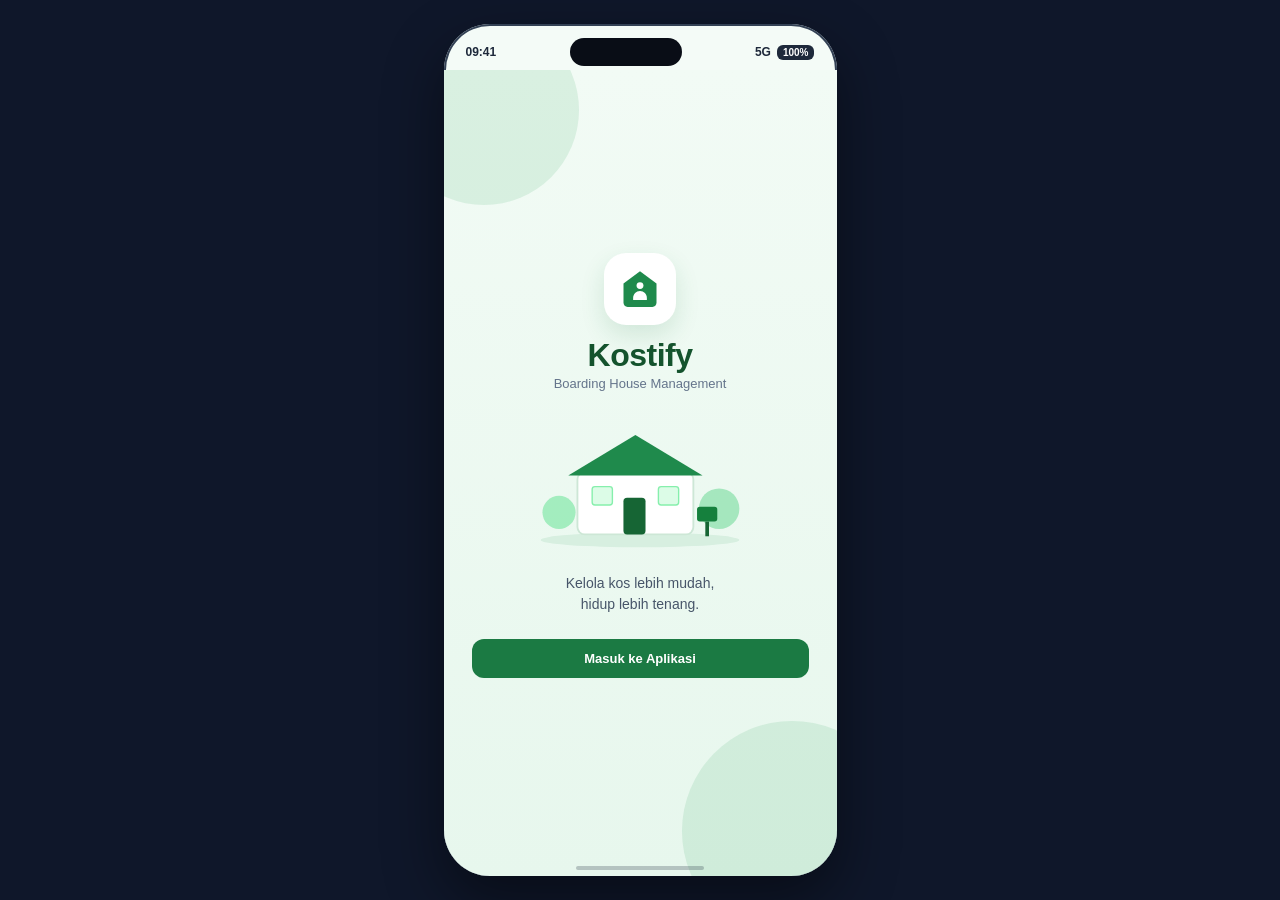
<file: src/main/resources/ui/index.html>
<!DOCTYPE html>
<html lang="id">
  
<head>
  <meta charset="UTF-8" />
  <meta name="viewport" content="width=393, initial-scale=1.0" />
  <title>Kostify — Boarding House Management</title>
  <link rel="stylesheet" href="css/styles.css" />
</head>
  
<body>
  <div class="app-shell">
    <div id="iphone16Frame" class="iphone-16" data-figma-frame="iPhone-16-393x852">
      <div class="status-bar">
        <span class="status-time">09:41</span>
        <div class="dynamic-island"></div>
        <div class="status-icons">
          <span>5G</span>
          <span class="battery-pill">100%</span>
        </div>
      </div>

      <div id="toast" class="toast hidden" role="status"></div>

      <section id="screen-splash" class="screen active splash-screen">
        <div class="blob blob-top"></div>
        <div class="blob blob-bottom"></div>

        <div class="splash-content">
          <div class="brand-logo-lg">
            <svg viewBox="0 0 64 64" width="44" height="44" fill="none">
              <path d="M32 6L8 24V52C8 55.3137 10.6863 58 14 58H50C53.3137 58 56 55.3137 56 52V24L32 6Z" fill="#1f8a4c"/>
              <circle cx="32" cy="27" r="5" fill="#ffffff"/>
              <path d="M22 45C22 39.4772 26.4772 35 32 35C37.5228 35 42 39.4772 42 45V48H22V45Z" fill="#ffffff"/>
            </svg>
          </div>
          <h1 class="brand-title-lg">Kostify</h1>
          <p class="brand-subtitle">Boarding House Management</p>

          <div class="house-illustration">
            <svg viewBox="0 0 260 150" width="240" height="138" fill="none">
              <ellipse cx="130" cy="138" rx="108" ry="8" fill="#d7efe0"/>
              <rect x="62" y="64" width="126" height="68" rx="8" fill="#ffffff" stroke="#cde7d6" stroke-width="2"/>
              <path d="M52 68L125 24L198 68H52Z" fill="#1f8a4c"/>
              <rect x="112" y="92" width="24" height="40" rx="4" fill="#166534"/>
              <rect x="78" y="80" width="22" height="20" rx="3" fill="#dcfce7" stroke="#86efac" stroke-width="1.5"/>
              <rect x="150" y="80" width="22" height="20" rx="3" fill="#dcfce7" stroke="#86efac" stroke-width="1.5"/>
              <circle cx="42" cy="108" r="18" fill="#4ade80" opacity="0.45"/>
              <circle cx="216" cy="104" r="22" fill="#22c55e" opacity="0.35"/>
              <rect x="192" y="102" width="22" height="16" rx="3" fill="#15803d"/>
              <rect x="201" y="118" width="4" height="16" fill="#166534"/>
            </svg>
          </div>

          <p class="splash-tagline">Kelola kos lebih mudah,<br />hidup lebih tenang.</p>
          <button id="btnMulai" class="btn-primary btn-full" type="button">Masuk ke Aplikasi</button>
        </div>
      </section>

      <section id="screen-login" class="screen login-screen">
        <div class="login-header">
          <div class="brand-badge-sm">
            <span class="logo-dot">K</span>
            <div>
              <div class="login-brand-name">Kostify</div>
              <div class="login-brand-sub">Panel Pengelola Kost</div>
            </div>
          </div>
          <h2>Selamat Datang</h2>
          <p>Masuk menggunakan akun pengelola untuk mengelola kamar, penghuni, dan pembayaran.</p>
        </div>

        <form id="loginForm" class="card-form">
          <div class="form-group">
            <label for="loginEmail">Email Pengelola</label>
            <input id="loginEmail" type="email" value="admin@kostify.id" placeholder="admin@kostify.id" required />
          </div>
          <div class="form-group">
            <label for="loginPassword">Password</label>
            <input id="loginPassword" type="password" value="admin123" placeholder="Masukkan password" required />
          </div>
          <div id="loginError" class="error-box hidden"></div>
          <button type="submit" class="btn-primary btn-full">Masuk</button>
        </form>
      </section>

      <section id="screen-beranda" class="screen main-screen">
        <header class="hero-header">
          <div class="hero-top">
            <div class="hero-brand">
              <div class="hero-logo-box">
                <svg viewBox="0 0 36 36" width="24" height="24" fill="none">
                  <path d="M18 4L5 14V29C5 30.6569 6.34315 32 8 32H28C29.6569 32 31 30.6569 31 29V14L18 4Z" fill="#ffffff"/>
                  <circle cx="18" cy="15" r="3" fill="#1b7a43"/>
                  <path d="M13 25C13 22.2386 15.2386 20 18 20C20.7614 20 23 22.2386 23 25V27H13V25Z" fill="#1b7a43"/>
                </svg>
              </div>
              <div>
                <div class="hero-title">Kostify</div>
                <div class="hero-sub">Boarding House Management</div>
              </div>
            </div>
            <button id="btnLogout" class="profile-btn" type="button" title="Keluar / Logout">
              <svg viewBox="0 0 24 24" width="20" height="20" fill="none" stroke="#1b7a43" stroke-width="2">
                <circle cx="12" cy="8" r="4"/>
                <path d="M4 20c0-3.3 3.6-6 8-6s8 2.7 8 6"/>
              </svg>
            </button>
          </div>
          <div class="hero-greeting">
            <div class="greeting-label">Halo,</div>
            <div id="adminGreeting" class="greeting-name">Admin 1 👋</div>
            <div class="greeting-sub">Semoga harimu menyenangkan!</div>
          </div>
        </header>

        <div class="content-pad">
          <div class="kpi-card">
            <div class="kpi-item">
              <div class="kpi-icon green">🏠</div>
              <div class="kpi-label">Total Kamar</div>
              <div id="kpiTotalKamar" class="kpi-value">0</div>
            </div>
            <div class="kpi-item">
              <div class="kpi-icon teal">👥</div>
              <div class="kpi-label">Kamar Terisi</div>
              <div id="kpiKamarTerisi" class="kpi-value">0</div>
            </div>
            <div class="kpi-item">
              <div class="kpi-icon mint">🚪</div>
              <div class="kpi-label">Kamar Kosong</div>
              <div id="kpiKamarKosong" class="kpi-value">0</div>
            </div>
          </div>

          <div class="finance-strip">
            <div class="finance-box">
              <span class="finance-caption">Pemasukan Lunas</span>
              <strong id="kpiPendapatan" class="finance-amount success">Rp 0</strong>
            </div>
            <div class="finance-box">
              <span class="finance-caption">Tagihan / Tunggakan</span>
              <strong id="kpiTunggakan" class="finance-amount warn">Rp 0</strong>
            </div>
          </div>

          <div class="section-card">
            <div class="section-head">
              <div class="section-title-group">
                <span class="mini-badge">🚪</span>
                <h3>Daftar Kamar</h3>
              </div>
              <button type="button" class="link-btn" data-nav="kamar">Lihat Semua &rsaquo;</button>
            </div>
            <div id="dashboardKamarList" class="room-list"></div>
          </div>
        </div>
      </section>

      <section id="screen-kamar" class="screen main-screen">
        <header class="page-header">
          <div>
            <h2>Data Kamar</h2>
            <p>Kelola nomor, tipe, harga sewa, dan status kamar</p>
          </div>
          <button id="btnOpenTambahKamar" class="btn-primary btn-sm" type="button">+ Tambah</button>
        </header>

        <div class="content-pad">
          <input id="searchKamar" class="search-input" type="search" placeholder="Cari nomor atau tipe kamar..." />
          <div class="filter-pills" id="filterKamarPills">
            <button type="button" class="pill active" data-status="Semua">Semua</button>
            <button type="button" class="pill" data-status="Kosong">Kosong</button>
            <button type="button" class="pill" data-status="Terisi">Terisi</button>
          </div>
          <div id="kamarListContainer" class="stack-list"></div>
        </div>
      </section>

      <section id="screen-penghuni" class="screen main-screen">
        <header class="page-header">
          <div>
            <h2>Data Penghuni</h2>
            <p>Status kamar &amp; tagihan otomatis tersinkron</p>
          </div>
          <button id="btnOpenTambahPenghuni" class="btn-primary btn-sm" type="button">+ Tambah</button>
        </header>

        <div class="content-pad">
          <input id="searchPenghuni" class="search-input" type="search" placeholder="Cari nama, no HP, atau kamar..." />
          <div class="filter-pills" id="filterPenghuniPills">
            <button type="button" class="pill active" data-status="Semua">Semua</button>
            <button type="button" class="pill" data-status="Aktif">Aktif</button>
            <button type="button" class="pill" data-status="Keluar">Keluar</button>
          </div>
          <div id="penghuniListContainer" class="stack-list"></div>
        </div>
      </section>

      <section id="screen-pembayaran" class="screen main-screen">
        <header class="page-header">
          <div>
            <h2>Pembayaran Sewa</h2>
            <p>Tagihan bulanan otomatis &amp; riwayat transaksi</p>
          </div>
        </header>

        <div class="content-pad">
          <div class="finance-strip compact">
            <div class="finance-box">
              <span class="finance-caption">Total Lunas</span>
              <strong id="payTotalLunas" class="finance-amount success">Rp 0</strong>
            </div>
            <div class="finance-box">
              <span class="finance-caption">Belum / Jatuh Tempo</span>
              <strong id="payTotalBelum" class="finance-amount warn">Rp 0</strong>
            </div>
          </div>

          <input id="searchPembayaran" class="search-input" type="search" placeholder="Cari penghuni, kode INV, atau kamar..." />
          <div class="filter-pills" id="filterPembayaranPills">
            <button type="button" class="pill active" data-status="Semua">Semua</button>
            <button type="button" class="pill" data-status="Belum Lunas">Belum Lunas</button>
            <button type="button" class="pill" data-status="Jatuh Tempo">Jatuh Tempo</button>
            <button type="button" class="pill" data-status="Lunas">Lunas</button>
          </div>
          <div id="pembayaranListContainer" class="stack-list"></div>
        </div>
      </section>

      <nav id="bottomNav" class="bottom-nav hidden" aria-label="Navigasi Utama">
        <button type="button" class="nav-item active" data-nav="beranda">
          <span class="nav-ico">🏠</span>
          <span>Beranda</span>
        </button>
        <button type="button" class="nav-item" data-nav="kamar">
          <span class="nav-ico">🛏️</span>
          <span>Kamar</span>
        </button>
        <button type="button" class="nav-item" data-nav="penghuni">
          <span class="nav-ico">👥</span>
          <span>Penghuni</span>
        </button>
        <button type="button" class="nav-item" data-nav="pembayaran">
          <span class="nav-ico">💳</span>
          <span>Pembayaran</span>
        </button>
      </nav>

      <div id="modalKamar" class="modal-backdrop hidden">
        <div class="modal-sheet">
          <div class="modal-head">
            <h3 id="modalKamarTitle">Tambah Kamar</h3>
            <button type="button" class="close-btn" data-close="modalKamar">&times;</button>
          </div>
          <form id="formKamar">
            <input type="hidden" id="kamarId" />
            <div class="form-group">
              <label for="kamarNomor">Nomor Kamar</label>
              <input id="kamarNomor" type="text" placeholder="Contoh: A5" required />
            </div>
            <div class="form-group">
              <label for="kamarTipe">Tipe Kamar</label>
              <input id="kamarTipe" type="text" placeholder="Contoh: Standard AC" required />
            </div>
            <div class="form-group">
              <label for="kamarHarga">Harga Sewa / Bulan (Rp)</label>
              <input id="kamarHarga" type="number" min="1000" step="1000" placeholder="1500000" required />
            </div>
            <div id="kamarStatusGroup" class="form-group hidden">
              <label for="kamarStatus">Status Kamar</label>
              <select id="kamarStatus">
                <option value="Kosong">Kosong</option>
                <option value="Terisi">Terisi</option>
              </select>
            </div>
            <div class="modal-actions">
              <button type="button" class="btn-secondary" data-close="modalKamar">Batal</button>
              <button type="submit" class="btn-primary">Simpan</button>
            </div>
          </form>
        </div>
      </div>

      <div id="modalPenghuni" class="modal-backdrop hidden">
        <div class="modal-sheet">
          <div class="modal-head">
            <h3 id="modalPenghuniTitle">Tambah Penghuni</h3>
            <button type="button" class="close-btn" data-close="modalPenghuni">&times;</button>
          </div>
          <form id="formPenghuni">
            <input type="hidden" id="penghuniId" />
            <div class="form-group">
              <label for="penghuniNama">Nama Lengkap</label>
              <input id="penghuniNama" type="text" placeholder="Nama penghuni" required />
            </div>
            <div class="form-group">
              <label for="penghuniNoHp">Nomor HP</label>
              <input id="penghuniNoHp" type="text" placeholder="0812xxxxxxxx" required />
            </div>
            <div class="form-group">
              <label for="penghuniAlamat">Alamat Asal</label>
              <input id="penghuniAlamat" type="text" placeholder="Kota / Kabupaten" required />
            </div>
            <div class="form-group">
              <label for="penghuniKamar">Kamar</label>
              <select id="penghuniKamar" required></select>
            </div>
            <div class="form-row-2">
              <div class="form-group">
                <label for="penghuniMasuk">Tanggal Masuk</label>
                <input id="penghuniMasuk" type="date" required />
              </div>
              <div class="form-group">
                <label for="penghuniKeluar">Tanggal Keluar</label>
                <input id="penghuniKeluar" type="date" />
              </div>
            </div>
            <div id="penghuniStatusGroup" class="form-group hidden">
              <label for="penghuniStatus">Status Penghuni</label>
              <select id="penghuniStatus">
                <option value="Aktif">Aktif</option>
                <option value="Keluar">Keluar</option>
              </select>
            </div>
            <div class="modal-actions">
              <button type="button" class="btn-secondary" data-close="modalPenghuni">Batal</button>
              <button type="submit" class="btn-primary">Simpan</button>
            </div>
          </form>
        </div>
      </div>

      <div class="home-indicator"></div>
    </div>
  </div>

  <script src="js/app.js"></script>
</body>
</html>
</file>
<file: src/main/resources/ui/css/styles.css>
:root {
  --green-dark: #14532d;
  --green-primary: #1b7a43;
  --green-mid: #229954;
  --green-soft: #e8f7ee;
  --green-border: #d1eedc;
  --bg-page: #f4fbf7;
  --surface: #ffffff;
  --text-main: #1e293b;
  --text-muted: #64748b;
  --warn-bg: #fef3c7;
  --warn-text: #b45309;
  --danger-bg: #fee2e2;
  --danger-text: #b91c1c;
  --radius-card: 18px;
  --radius-btn: 12px;
}

* {
  box-sizing: border-box;
  margin: 0;
  padding: 0;
  font-family: -apple-system, BlinkMacSystemFont, "SF Pro Display", "Segoe UI", Roboto, sans-serif;
}

body {
  background: #0f172a;
  display: flex;
  justify-content: center;
  align-items: center;
  min-height: 100vh;
}

.app-shell {
  padding: 12px;
}

.iphone-16 {
  width: 393px;
  height: 852px;
  background: var(--bg-page);
  border-radius: 46px;
  position: relative;
  overflow: hidden;
  box-shadow: 0 24px 60px rgba(0, 0, 0, 0.45), inset 0 0 0 2px #334155;
  display: flex;
  flex-direction: column;
}

.status-bar {
  height: 46px;
  padding: 10px 22px 0;
  display: flex;
  align-items: center;
  justify-content: space-between;
  font-size: 12px;
  font-weight: 700;
  color: var(--text-main);
  z-index: 20;
  position: relative;
}

.dynamic-island {
  width: 112px;
  height: 28px;
  background: #090d16;
  border-radius: 999px;
}

.status-icons {
  display: flex;
  align-items: center;
  gap: 6px;
}

.battery-pill {
  background: #1e293b;
  color: #ffffff;
  padding: 2px 6px;
  border-radius: 6px;
  font-size: 10px;
}

.screen {
  display: none;
  flex: 1;
  overflow-y: auto;
  padding-bottom: 88px;
  position: relative;
}

.screen.active {
  display: flex;
  flex-direction: column;
}

.splash-screen {
  background: linear-gradient(180deg, #f2fbf5 0%, #e7f7ed 100%);
  align-items: center;
  justify-content: center;
  padding: 24px 28px 40px;
  text-align: center;
}

.blob {
  position: absolute;
  border-radius: 999px;
  background: rgba(34, 153, 84, 0.12);
  pointer-events: none;
}

.blob-top {
  width: 190px;
  height: 190px;
  top: -55px;
  left: -55px;
}

.blob-bottom {
  width: 220px;
  height: 220px;
  bottom: -65px;
  right: -65px;
}

.splash-content {
  position: relative;
  z-index: 2;
  width: 100%;
  display: flex;
  flex-direction: column;
  align-items: center;
}

.brand-logo-lg {
  width: 72px;
  height: 72px;
  border-radius: 22px;
  background: #ffffff;
  display: grid;
  place-items: center;
  box-shadow: 0 10px 24px rgba(27, 122, 67, 0.14);
  margin-bottom: 12px;
}

.brand-title-lg {
  font-size: 32px;
  font-weight: 800;
  color: var(--green-dark);
  letter-spacing: -0.5px;
}

.brand-subtitle {
  font-size: 13px;
  color: var(--text-muted);
  margin-top: 2px;
}

.house-illustration {
  margin: 22px 0 18px;
}

.splash-tagline {
  font-size: 14px;
  line-height: 1.5;
  color: #475569;
  margin-bottom: 24px;
}

.login-screen {
  padding: 20px 22px 32px;
  justify-content: center;
  gap: 20px;
}

.brand-badge-sm {
  display: flex;
  align-items: center;
  gap: 10px;
  margin-bottom: 16px;
}

.logo-dot {
  width: 38px;
  height: 38px;
  border-radius: 12px;
  background: var(--green-primary);
  color: #fff;
  font-weight: 800;
  display: grid;
  place-items: center;
}

.login-brand-name {
  font-weight: 800;
  color: var(--green-dark);
  font-size: 16px;
}

.login-brand-sub {
  font-size: 11px;
  color: var(--text-muted);
}

.login-header h2 {
  font-size: 24px;
  color: var(--text-main);
  margin-bottom: 6px;
}

.login-header p {
  font-size: 13px;
  color: var(--text-muted);
  line-height: 1.45;
}

.card-form {
  background: var(--surface);
  border-radius: var(--radius-card);
  padding: 20px;
  box-shadow: 0 8px 24px rgba(15, 23, 42, 0.06);
  display: flex;
  flex-direction: column;
  gap: 14px;
}

.hero-header {
  background: linear-gradient(135deg, #156538 0%, #239b56 100%);
  color: #ffffff;
  padding: 12px 20px 26px;
  border-bottom-left-radius: 26px;
  border-bottom-right-radius: 26px;
}

.hero-top {
  display: flex;
  justify-content: space-between;
  align-items: center;
  margin-bottom: 18px;
}

.hero-brand {
  display: flex;
  align-items: center;
  gap: 10px;
}

.hero-logo-box {
  width: 40px;
  height: 40px;
  border-radius: 12px;
  background: rgba(255, 255, 255, 0.18);
  display: grid;
  place-items: center;
}

.hero-title {
  font-size: 18px;
  font-weight: 800;
}

.hero-sub {
  font-size: 11px;
  opacity: 0.9;
}

.profile-btn {
  width: 38px;
  height: 38px;
  border-radius: 999px;
  background: #ffffff;
  border: none;
  display: grid;
  place-items: center;
  cursor: pointer;
}

.greeting-label {
  font-size: 13px;
  opacity: 0.9;
}

.greeting-name {
  font-size: 24px;
  font-weight: 800;
  margin: 2px 0;
}

.greeting-sub {
  font-size: 12px;
  opacity: 0.88;
}

.content-pad {
  padding: 0 16px;
  display: flex;
  flex-direction: column;
  gap: 14px;
}

.kpi-card {
  margin-top: -16px;
  background: var(--surface);
  border-radius: var(--radius-card);
  padding: 14px 10px;
  box-shadow: 0 8px 22px rgba(20, 83, 45, 0.08);
  display: grid;
  grid-template-columns: repeat(3, 1fr);
  gap: 8px;
  text-align: center;
}

.kpi-item {
  background: #f8fcf9;
  border-radius: 14px;
  padding: 10px 6px;
}

.kpi-icon {
  font-size: 18px;
  margin-bottom: 4px;
}

.kpi-label {
  font-size: 11px;
  color: var(--text-muted);
}

.kpi-value {
  font-size: 22px;
  font-weight: 800;
  color: var(--green-dark);
  margin-top: 2px;
}

.finance-strip {
  display: grid;
  grid-template-columns: 1fr 1fr;
  gap: 10px;
}

.finance-box {
  background: var(--surface);
  border: 1px solid var(--green-border);
  border-radius: 14px;
  padding: 10px 12px;
  display: flex;
  flex-direction: column;
  gap: 4px;
}

.finance-caption {
  font-size: 11px;
  color: var(--text-muted);
}

.finance-amount {
  font-size: 13px;
  font-weight: 800;
}

.finance-amount.success { color: var(--green-primary); }
.finance-amount.warn { color: var(--warn-text); }

.section-card {
  background: var(--surface);
  border-radius: var(--radius-card);
  padding: 14px;
  box-shadow: 0 6px 18px rgba(15, 23, 42, 0.04);
}

.section-head {
  display: flex;
  justify-content: space-between;
  align-items: center;
  margin-bottom: 10px;
}

.section-title-group {
  display: flex;
  align-items: center;
  gap: 8px;
}

.section-title-group h3 {
  font-size: 15px;
  color: var(--text-main);
}

.link-btn {
  background: none;
  border: none;
  color: var(--green-primary);
  font-size: 12px;
  font-weight: 700;
  cursor: pointer;
}

.room-list, .stack-list {
  display: flex;
  flex-direction: column;
  gap: 8px;
}

.room-row, .data-card {
  background: var(--surface);
  border: 1px solid #eef2f6;
  border-radius: 14px;
  padding: 12px;
  display: flex;
  justify-content: space-between;
  align-items: center;
  gap: 10px;
}

.data-card {
  flex-direction: column;
  align-items: stretch;
  box-shadow: 0 4px 12px rgba(15, 23, 42, 0.03);
}

.data-card-top {
  display: flex;
  justify-content: space-between;
  align-items: flex-start;
  gap: 8px;
}

.data-card-meta {
  font-size: 12px;
  color: var(--text-muted);
  margin-top: 4px;
  line-height: 1.4;
}

.data-card-actions {
  display: flex;
  gap: 6px;
  margin-top: 10px;
  flex-wrap: wrap;
}

.badge {
  font-size: 11px;
  font-weight: 700;
  padding: 4px 10px;
  border-radius: 999px;
  white-space: nowrap;
}

.badge.terisi, .badge.lunas, .badge.aktif {
  background: var(--green-soft);
  color: var(--green-primary);
}

.badge.kosong {
  background: var(--warn-bg);
  color: var(--warn-text);
}

.badge.belum-lunas {
  background: #e0f2fe;
  color: #0369a1;
}

.badge.jatuh-tempo, .badge.keluar {
  background: var(--danger-bg);
  color: var(--danger-text);
}

.page-header {
  padding: 10px 18px 12px;
  display: flex;
  justify-content: space-between;
  align-items: center;
  background: var(--surface);
  border-bottom: 1px solid #edf2f7;
}

.page-header h2 {
  font-size: 18px;
  color: var(--text-main);
}

.page-header p {
  font-size: 11px;
  color: var(--text-muted);
  margin-top: 2px;
}

.search-input {
  width: 100%;
  padding: 10px 14px;
  border-radius: 12px;
  border: 1px solid #cbd5e1;
  background: var(--surface);
  font-size: 13px;
}

.filter-pills {
  display: flex;
  gap: 6px;
  overflow-x: auto;
  padding-bottom: 2px;
}

.pill {
  border: 1px solid #cbd5e1;
  background: var(--surface);
  color: var(--text-muted);
  font-size: 11px;
  font-weight: 700;
  padding: 6px 12px;
  border-radius: 999px;
  cursor: pointer;
  white-space: nowrap;
}

.pill.active {
  background: var(--green-primary);
  border-color: var(--green-primary);
  color: #ffffff;
}

.btn-primary {
  background: var(--green-primary);
  color: #ffffff;
  border: none;
  border-radius: var(--radius-btn);
  padding: 12px 16px;
  font-size: 13px;
  font-weight: 700;
  cursor: pointer;
}

.btn-primary:hover { background: var(--green-dark); }
.btn-full { width: 100%; }
.btn-sm { padding: 8px 12px; font-size: 12px; }

.btn-secondary {
  background: #f1f5f9;
  color: var(--text-main);
  border: none;
  border-radius: 10px;
  padding: 8px 12px;
  font-size: 12px;
  font-weight: 700;
  cursor: pointer;
}

.btn-danger {
  background: #fee2e2;
  color: #b91c1c;
  border: none;
  border-radius: 10px;
  padding: 8px 12px;
  font-size: 12px;
  font-weight: 700;
  cursor: pointer;
}

.form-group {
  display: flex;
  flex-direction: column;
  gap: 5px;
  margin-bottom: 10px;
}

.form-group label {
  font-size: 12px;
  font-weight: 700;
  color: #334155;
}

.form-group input, .form-group select {
  padding: 10px 12px;
  border-radius: 10px;
  border: 1px solid #cbd5e1;
  font-size: 13px;
  background: #fff;
}

.form-row-2 {
  display: grid;
  grid-template-columns: 1fr 1fr;
  gap: 10px;
}

.error-box {
  background: var(--danger-bg);
  color: var(--danger-text);
  font-size: 12px;
  padding: 8px 12px;
  border-radius: 10px;
}

.bottom-nav {
  position: absolute;
  left: 14px;
  right: 14px;
  bottom: 18px;
  height: 60px;
  background: rgba(255, 255, 255, 0.96);
  backdrop-filter: blur(12px);
  border-radius: 22px;
  box-shadow: 0 10px 28px rgba(15, 23, 42, 0.14);
  display: grid;
  grid-template-columns: repeat(4, 1fr);
  z-index: 25;
}

.nav-item {
  border: none;
  background: none;
  display: flex;
  flex-direction: column;
  align-items: center;
  justify-content: center;
  gap: 2px;
  font-size: 10px;
  font-weight: 700;
  color: #94a3b8;
  cursor: pointer;
}

.nav-item.active {
  color: var(--green-primary);
}

.nav-ico {
  font-size: 16px;
}

.modal-backdrop {
  position: absolute;
  inset: 0;
  background: rgba(15, 23, 42, 0.45);
  display: flex;
  align-items: flex-end;
  z-index: 40;
}

.modal-sheet {
  width: 100%;
  background: var(--surface);
  border-top-left-radius: 24px;
  border-top-right-radius: 24px;
  padding: 18px 20px 28px;
  max-height: 82%;
  overflow-y: auto;
}

.modal-head {
  display: flex;
  justify-content: space-between;
  align-items: center;
  margin-bottom: 14px;
}

.close-btn {
  background: #f1f5f9;
  border: none;
  width: 30px;
  height: 30px;
  border-radius: 999px;
  font-size: 18px;
  cursor: pointer;
}

.modal-actions {
  display: flex;
  justify-content: flex-end;
  gap: 8px;
  margin-top: 8px;
}

.toast {
  position: absolute;
  top: 52px;
  left: 18px;
  right: 18px;
  background: #0f172a;
  color: #ffffff;
  font-size: 12px;
  font-weight: 600;
  padding: 10px 14px;
  border-radius: 12px;
  z-index: 50;
  text-align: center;
}

.home-indicator {
  position: absolute;
  bottom: 6px;
  left: 50%;
  transform: translateX(-50%);
  width: 128px;
  height: 4px;
  border-radius: 999px;
  background: #1e293b;
  opacity: 0.25;
  z-index: 30;
}

.hidden {
  display: none !important;
}
</file>
<file: src/main/java/resources/ui/css/styles.css>
:root {
  --green-dark: #14532d;
  --green-primary: #1b7a43;
  --green-mid: #229954;
  --green-soft: #e8f7ee;
  --green-border: #d1eedc;
  --bg-page: #f4fbf7;
  --surface: #ffffff;
  --text-main: #1e293b;
  --text-muted: #64748b;
  --warn-bg: #fef3c7;
  --warn-text: #b45309;
  --danger-bg: #fee2e2;
  --danger-text: #b91c1c;
  --radius-card: 18px;
  --radius-btn: 12px;
}

* {
  box-sizing: border-box;
  margin: 0;
  padding: 0;
  font-family: -apple-system, BlinkMacSystemFont, "SF Pro Display", "Segoe UI", Roboto, sans-serif;
}

body {
  background: #0f172a;
  display: flex;
  justify-content: center;
  align-items: center;
  min-height: 100vh;
}

.app-shell {
  padding: 12px;
}

/* Ukuran layar iPhone 16: 393px x 852px */
.iphone-16 {
  width: 393px;
  height: 852px;
  background: var(--bg-page);
  border-radius: 46px;
  position: relative;
  overflow: hidden;
  box-shadow: 0 24px 60px rgba(0, 0, 0, 0.45), inset 0 0 0 2px #334155;
  display: flex;
  flex-direction: column;
}

.status-bar {
  height: 46px;
  padding: 10px 22px 0;
  display: flex;
  align-items: center;
  justify-content: space-between;
  font-size: 12px;
  font-weight: 700;
  color: var(--text-main);
  z-index: 20;
  position: relative;
}

.dynamic-island {
  width: 112px;
  height: 28px;
  background: #090d16;
  border-radius: 999px;
}

.status-icons {
  display: flex;
  align-items: center;
  gap: 6px;
}

.battery-pill {
  background: #1e293b;
  color: #ffffff;
  padding: 2px 6px;
  border-radius: 6px;
  font-size: 10px;
}

.screen {
  display: none;
  flex: 1;
  overflow-y: auto;
  padding-bottom: 88px;
  position: relative;
}

.screen.active {
  display: flex;
  flex-direction: column;
}

/* Splash Screen */
.splash-screen {
  background: linear-gradient(180deg, #f2fbf5 0%, #e7f7ed 100%);
  align-items: center;
  justify-content: center;
  padding: 24px 28px 40px;
  text-align: center;
}

.blob {
  position: absolute;
  border-radius: 999px;
  background: rgba(34, 153, 84, 0.12);
  pointer-events: none;
}

.blob-top {
  width: 190px;
  height: 190px;
  top: -55px;
  left: -55px;
}

.blob-bottom {
  width: 220px;
  height: 220px;
  bottom: -65px;
  right: -65px;
}

.splash-content {
  position: relative;
  z-index: 2;
  width: 100%;
  display: flex;
  flex-direction: column;
  align-items: center;
}

.brand-logo-lg {
  width: 72px;
  height: 72px;
  border-radius: 22px;
  background: #ffffff;
  display: grid;
  place-items: center;
  box-shadow: 0 10px 24px rgba(27, 122, 67, 0.14);
  margin-bottom: 12px;
}

.brand-title-lg {
  font-size: 32px;
  font-weight: 800;
  color: var(--green-dark);
  letter-spacing: -0.5px;
}

.brand-subtitle {
  font-size: 13px;
  color: var(--text-muted);
  margin-top: 2px;
}

.house-illustration {
  margin: 22px 0 18px;
}

.splash-tagline {
  font-size: 14px;
  line-height: 1.5;
  color: #475569;
  margin-bottom: 24px;
}

/* Login Screen */
.login-screen {
  padding: 20px 22px 32px;
  justify-content: center;
  gap: 20px;
}

.brand-badge-sm {
  display: flex;
  align-items: center;
  gap: 10px;
  margin-bottom: 16px;
}

.logo-dot {
  width: 38px;
  height: 38px;
  border-radius: 12px;
  background: var(--green-primary);
  color: #fff;
  font-weight: 800;
  display: grid;
  place-items: center;
}

.login-brand-name {
  font-weight: 800;
  color: var(--green-dark);
  font-size: 16px;
}

.login-brand-sub {
  font-size: 11px;
  color: var(--text-muted);
}

.login-header h2 {
  font-size: 24px;
  color: var(--text-main);
  margin-bottom: 6px;
}

.login-header p {
  font-size: 13px;
  color: var(--text-muted);
  line-height: 1.45;
}

.card-form {
  background: var(--surface);
  border-radius: var(--radius-card);
  padding: 20px;
  box-shadow: 0 8px 24px rgba(15, 23, 42, 0.06);
  display: flex;
  flex-direction: column;
  gap: 14px;
}

/* Hero Beranda */
.hero-header {
  background: linear-gradient(135deg, #156538 0%, #239b56 100%);
  color: #ffffff;
  padding: 12px 20px 26px;
  border-bottom-left-radius: 26px;
  border-bottom-right-radius: 26px;
}

.hero-top {
  display: flex;
  justify-content: space-between;
  align-items: center;
  margin-bottom: 18px;
}

.hero-brand {
  display: flex;
  align-items: center;
  gap: 10px;
}

.hero-logo-box {
  width: 40px;
  height: 40px;
  border-radius: 12px;
  background: rgba(255, 255, 255, 0.18);
  display: grid;
  place-items: center;
}

.hero-title {
  font-size: 18px;
  font-weight: 800;
}

.hero-sub {
  font-size: 11px;
  opacity: 0.9;
}

.profile-btn {
  width: 38px;
  height: 38px;
  border-radius: 999px;
  background: #ffffff;
  border: none;
  display: grid;
  place-items: center;
  cursor: pointer;
}

.greeting-label {
  font-size: 13px;
  opacity: 0.9;
}

.greeting-name {
  font-size: 24px;
  font-weight: 800;
  margin: 2px 0;
}

.greeting-sub {
  font-size: 12px;
  opacity: 0.88;
}

/* Content & Cards */
.content-pad {
  padding: 0 16px;
  display: flex;
  flex-direction: column;
  gap: 14px;
}

.kpi-card {
  margin-top: -16px;
  background: var(--surface);
  border-radius: var(--radius-card);
  padding: 14px 10px;
  box-shadow: 0 8px 22px rgba(20, 83, 45, 0.08);
  display: grid;
  grid-template-columns: repeat(3, 1fr);
  gap: 8px;
  text-align: center;
}

.kpi-item {
  background: #f8fcf9;
  border-radius: 14px;
  padding: 10px 6px;
}

.kpi-icon {
  font-size: 18px;
  margin-bottom: 4px;
}

.kpi-label {
  font-size: 11px;
  color: var(--text-muted);
}

.kpi-value {
  font-size: 22px;
  font-weight: 800;
  color: var(--green-dark);
  margin-top: 2px;
}

.finance-strip {
  display: grid;
  grid-template-columns: 1fr 1fr;
  gap: 10px;
}

.finance-box {
  background: var(--surface);
  border: 1px solid var(--green-border);
  border-radius: 14px;
  padding: 10px 12px;
  display: flex;
  flex-direction: column;
  gap: 4px;
}

.finance-caption {
  font-size: 11px;
  color: var(--text-muted);
}

.finance-amount {
  font-size: 13px;
  font-weight: 800;
}

.finance-amount.success { color: var(--green-primary); }
.finance-amount.warn { color: var(--warn-text); }

.section-card {
  background: var(--surface);
  border-radius: var(--radius-card);
  padding: 14px;
  box-shadow: 0 6px 18px rgba(15, 23, 42, 0.04);
}

.section-head {
  display: flex;
  justify-content: space-between;
  align-items: center;
  margin-bottom: 10px;
}

.section-title-group {
  display: flex;
  align-items: center;
  gap: 8px;
}

.section-title-group h3 {
  font-size: 15px;
  color: var(--text-main);
}

.link-btn {
  background: none;
  border: none;
  color: var(--green-primary);
  font-size: 12px;
  font-weight: 700;
  cursor: pointer;
}

.room-list, .stack-list {
  display: flex;
  flex-direction: column;
  gap: 8px;
}

.room-row, .data-card {
  background: var(--surface);
  border: 1px solid #eef2f6;
  border-radius: 14px;
  padding: 12px;
  display: flex;
  justify-content: space-between;
  align-items: center;
  gap: 10px;
}

.data-card {
  flex-direction: column;
  align-items: stretch;
  box-shadow: 0 4px 12px rgba(15, 23, 42, 0.03);
}

.data-card-top {
  display: flex;
  justify-content: space-between;
  align-items: flex-start;
  gap: 8px;
}

.data-card-meta {
  font-size: 12px;
  color: var(--text-muted);
  margin-top: 4px;
  line-height: 1.4;
}

.data-card-actions {
  display: flex;
  gap: 6px;
  margin-top: 10px;
  flex-wrap: wrap;
}

.badge {
  font-size: 11px;
  font-weight: 700;
  padding: 4px 10px;
  border-radius: 999px;
  white-space: nowrap;
}

.badge.terisi, .badge.lunas, .badge.aktif {
  background: var(--green-soft);
  color: var(--green-primary);
}

.badge.kosong {
  background: var(--warn-bg);
  color: var(--warn-text);
}

.badge.belum-lunas {
  background: #e0f2fe;
  color: #0369a1;
}

.badge.jatuh-tempo, .badge.keluar {
  background: var(--danger-bg);
  color: var(--danger-text);
}

/* Sub-pages */
.page-header {
  padding: 10px 18px 12px;
  display: flex;
  justify-content: space-between;
  align-items: center;
  background: var(--surface);
  border-bottom: 1px solid #edf2f7;
}

.page-header h2 {
  font-size: 18px;
  color: var(--text-main);
}

.page-header p {
  font-size: 11px;
  color: var(--text-muted);
  margin-top: 2px;
}

.search-input {
  width: 100%;
  padding: 10px 14px;
  border-radius: 12px;
  border: 1px solid #cbd5e1;
  background: var(--surface);
  font-size: 13px;
}

.filter-pills {
  display: flex;
  gap: 6px;
  overflow-x: auto;
  padding-bottom: 2px;
}

.pill {
  border: 1px solid #cbd5e1;
  background: var(--surface);
  color: var(--text-muted);
  font-size: 11px;
  font-weight: 700;
  padding: 6px 12px;
  border-radius: 999px;
  cursor: pointer;
  white-space: nowrap;
}

.pill.active {
  background: var(--green-primary);
  border-color: var(--green-primary);
  color: #ffffff;
}

/* Buttons & Forms */
.btn-primary {
  background: var(--green-primary);
  color: #ffffff;
  border: none;
  border-radius: var(--radius-btn);
  padding: 12px 16px;
  font-size: 13px;
  font-weight: 700;
  cursor: pointer;
}

.btn-primary:hover { background: var(--green-dark); }
.btn-full { width: 100%; }
.btn-sm { padding: 8px 12px; font-size: 12px; }

.btn-secondary {
  background: #f1f5f9;
  color: var(--text-main);
  border: none;
  border-radius: 10px;
  padding: 8px 12px;
  font-size: 12px;
  font-weight: 700;
  cursor: pointer;
}

.btn-danger {
  background: #fee2e2;
  color: #b91c1c;
  border: none;
  border-radius: 10px;
  padding: 8px 12px;
  font-size: 12px;
  font-weight: 700;
  cursor: pointer;
}

.form-group {
  display: flex;
  flex-direction: column;
  gap: 5px;
  margin-bottom: 10px;
}

.form-group label {
  font-size: 12px;
  font-weight: 700;
  color: #334155;
}

.form-group input, .form-group select {
  padding: 10px 12px;
  border-radius: 10px;
  border: 1px solid #cbd5e1;
  font-size: 13px;
  background: #fff;
}

.form-row-2 {
  display: grid;
  grid-template-columns: 1fr 1fr;
  gap: 10px;
}

.error-box {
  background: var(--danger-bg);
  color: var(--danger-text);
  font-size: 12px;
  padding: 8px 12px;
  border-radius: 10px;
}

/* Bottom Nav */
.bottom-nav {
  position: absolute;
  left: 14px;
  right: 14px;
  bottom: 18px;
  height: 60px;
  background: rgba(255, 255, 255, 0.96);
  backdrop-filter: blur(12px);
  border-radius: 22px;
  box-shadow: 0 10px 28px rgba(15, 23, 42, 0.14);
  display: grid;
  grid-template-columns: repeat(4, 1fr);
  z-index: 25;
}

.nav-item {
  border: none;
  background: none;
  display: flex;
  flex-direction: column;
  align-items: center;
  justify-content: center;
  gap: 2px;
  font-size: 10px;
  font-weight: 700;
  color: #94a3b8;
  cursor: pointer;
}

.nav-item.active {
  color: var(--green-primary);
}

.nav-ico {
  font-size: 16px;
}

/* Modal & Toast */
.modal-backdrop {
  position: absolute;
  inset: 0;
  background: rgba(15, 23, 42, 0.45);
  display: flex;
  align-items: flex-end;
  z-index: 40;
}

.modal-sheet {
  width: 100%;
  background: var(--surface);
  border-top-left-radius: 24px;
  border-top-right-radius: 24px;
  padding: 18px 20px 28px;
  max-height: 82%;
  overflow-y: auto;
}

.modal-head {
  display: flex;
  justify-content: space-between;
  align-items: center;
  margin-bottom: 14px;
}

.close-btn {
  background: #f1f5f9;
  border: none;
  width: 30px;
  height: 30px;
  border-radius: 999px;
  font-size: 18px;
  cursor: pointer;
}

.modal-actions {
  display: flex;
  justify-content: flex-end;
  gap: 8px;
  margin-top: 8px;
}

.toast {
  position: absolute;
  top: 52px;
  left: 18px;
  right: 18px;
  background: #0f172a;
  color: #ffffff;
  font-size: 12px;
  font-weight: 600;
  padding: 10px 14px;
  border-radius: 12px;
  z-index: 50;
  text-align: center;
}

.home-indicator {
  position: absolute;
  bottom: 6px;
  left: 50%;
  transform: translateX(-50%);
  width: 128px;
  height: 4px;
  border-radius: 999px;
  background: #1e293b;
  opacity: 0.25;
  z-index: 30;
}

.hidden {
  display: none !important;
}
</file>
